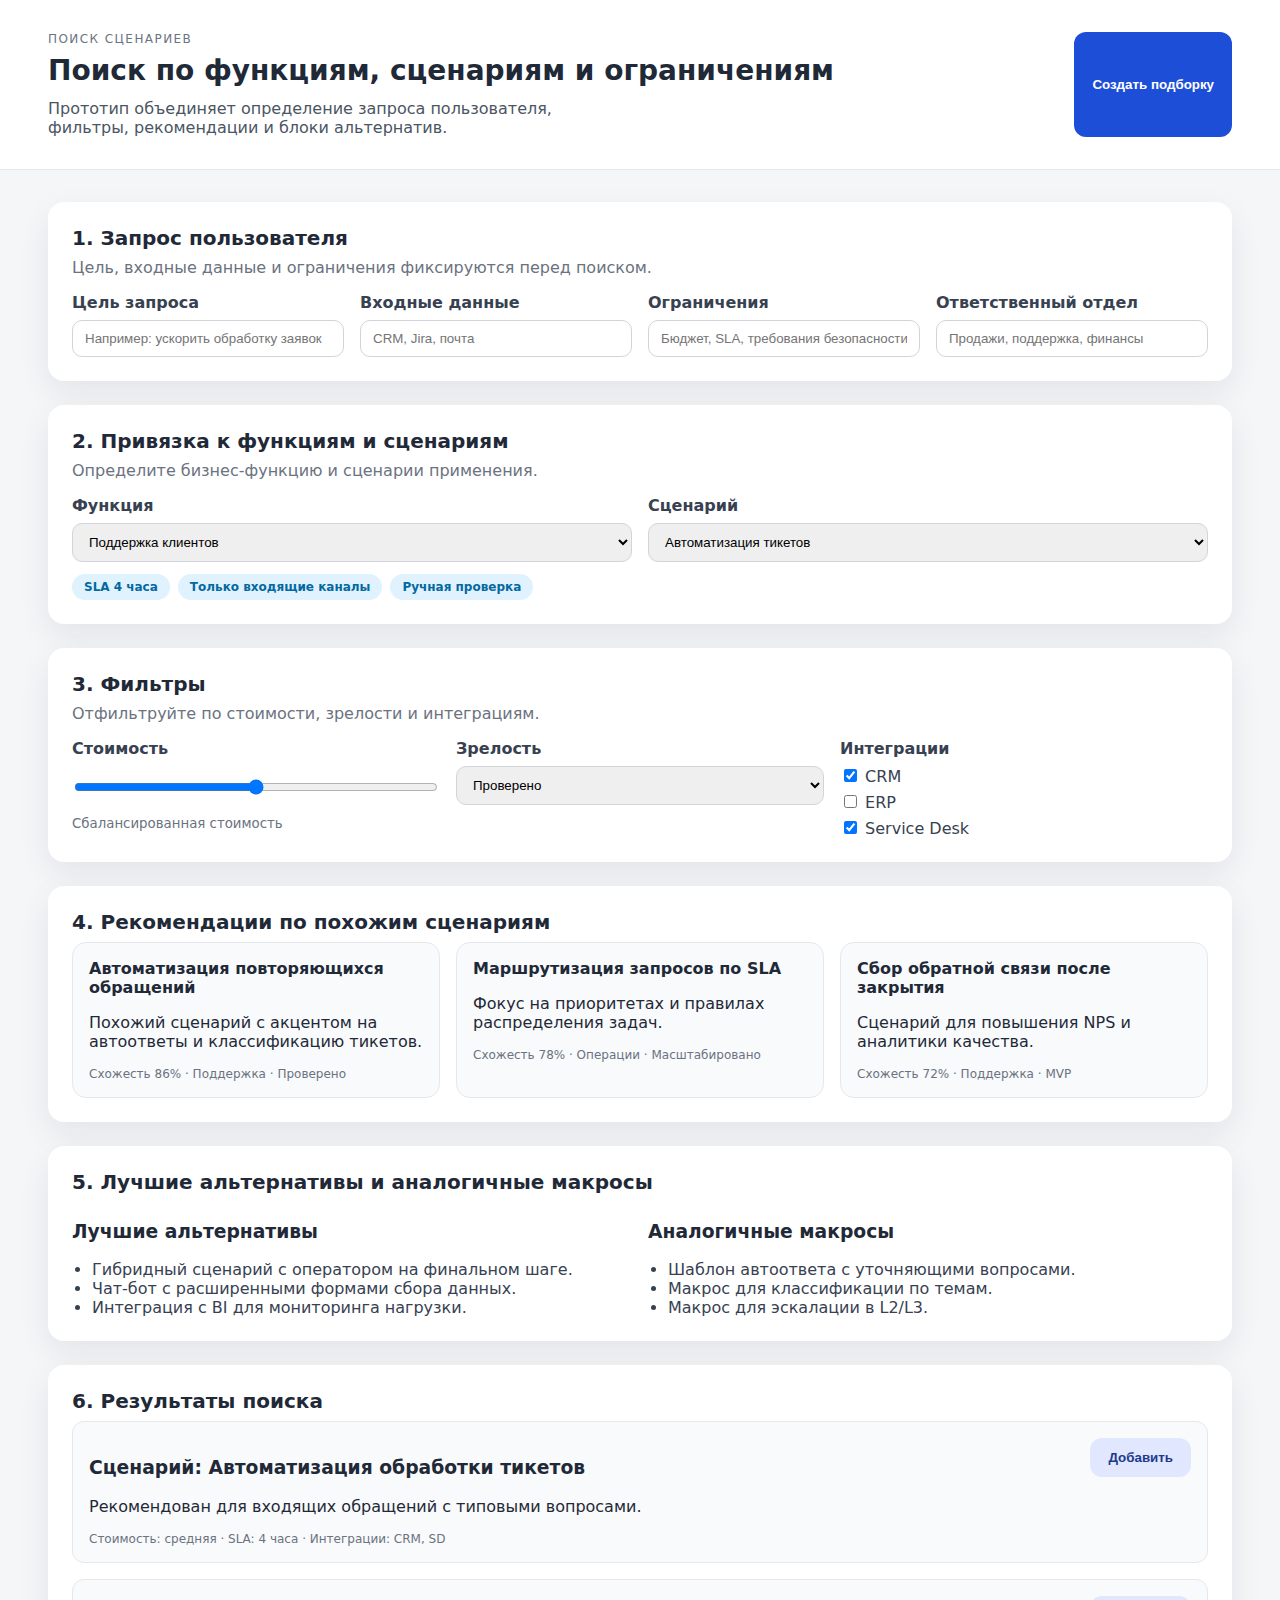
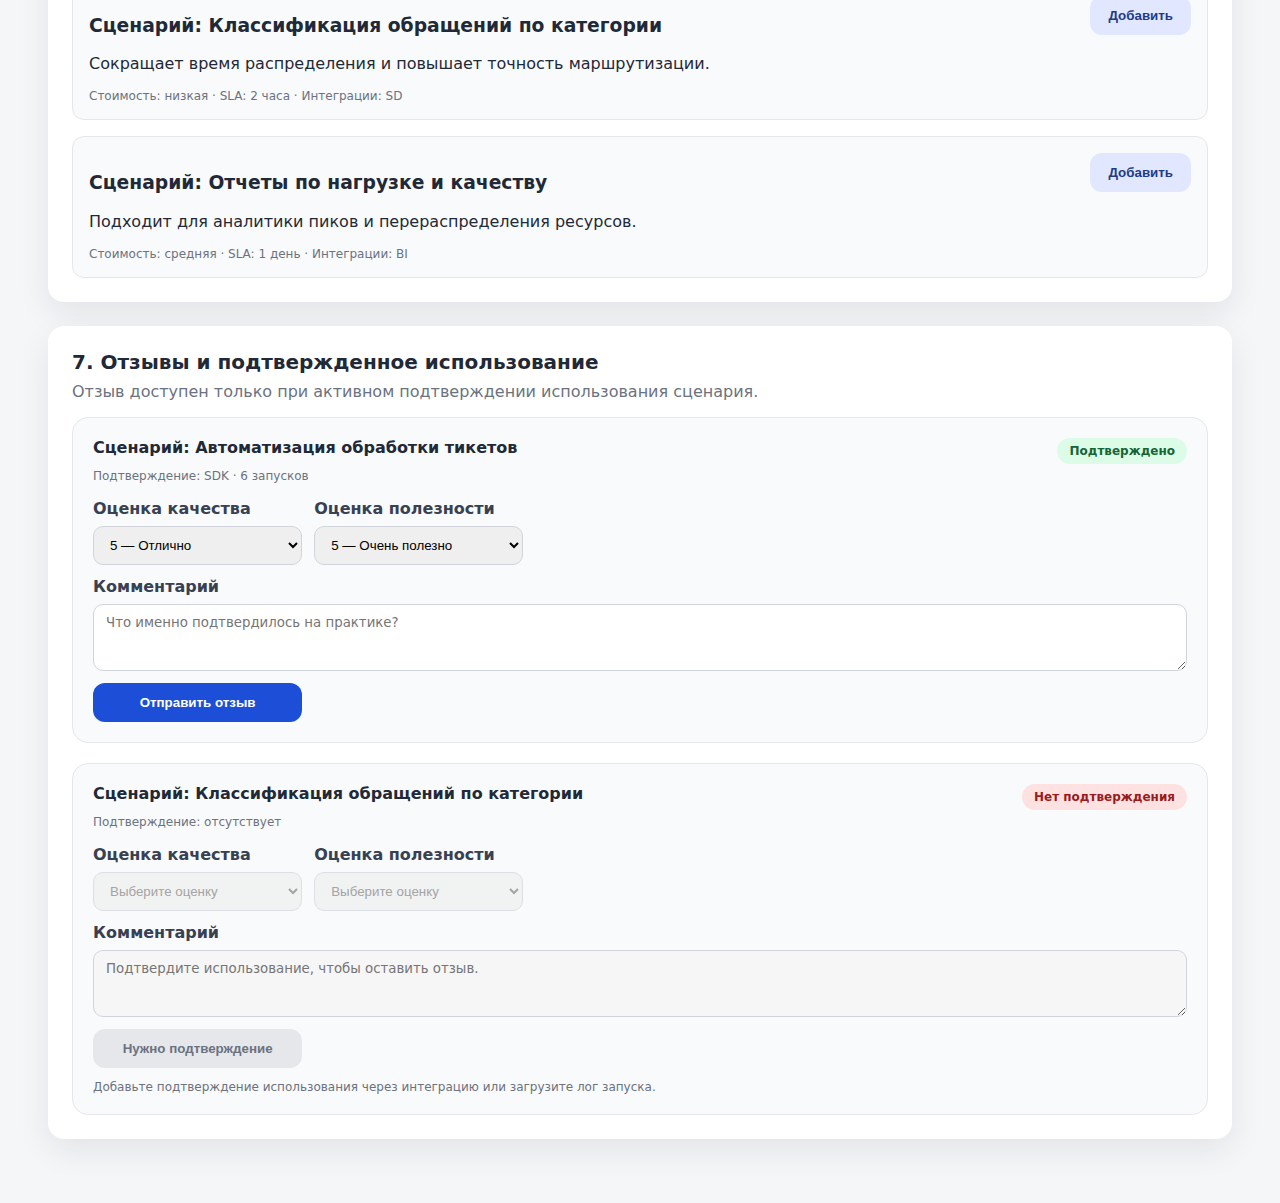
<file: prototype/index.html>
<!doctype html>
<html lang="ru">
  <head>
    <meta charset="utf-8" />
    <meta name="viewport" content="width=device-width, initial-scale=1" />
    <title>Прототип поиска сценариев</title>
    <link rel="stylesheet" href="styles.css" />
  </head>
  <body>
    <header class="page-header">
      <div>
        <p class="eyebrow">Поиск сценариев</p>
        <h1>Поиск по функциям, сценариям и ограничениям</h1>
        <p class="lead">
          Прототип объединяет определение запроса пользователя, фильтры, рекомендации и блоки альтернатив.
        </p>
      </div>
      <button class="primary">Создать подборку</button>
    </header>

    <main class="layout">
      <section class="panel">
        <h2>1. Запрос пользователя</h2>
        <p class="muted">Цель, входные данные и ограничения фиксируются перед поиском.</p>
        <div class="grid two">
          <label class="field">
            <span>Цель запроса</span>
            <input type="text" placeholder="Например: ускорить обработку заявок" />
          </label>
          <label class="field">
            <span>Входные данные</span>
            <input type="text" placeholder="CRM, Jira, почта" />
          </label>
          <label class="field">
            <span>Ограничения</span>
            <input type="text" placeholder="Бюджет, SLA, требования безопасности" />
          </label>
          <label class="field">
            <span>Ответственный отдел</span>
            <input type="text" placeholder="Продажи, поддержка, финансы" />
          </label>
        </div>
      </section>

      <section class="panel">
        <h2>2. Привязка к функциям и сценариям</h2>
        <p class="muted">Определите бизнес-функцию и сценарии применения.</p>
        <div class="grid two">
          <label class="field">
            <span>Функция</span>
            <select>
              <option>Поддержка клиентов</option>
              <option>Продажи</option>
              <option>Финансовые операции</option>
              <option>Маркетинг</option>
            </select>
          </label>
          <label class="field">
            <span>Сценарий</span>
            <select>
              <option>Автоматизация тикетов</option>
              <option>Обогащение лидов</option>
              <option>Сверка платежей</option>
              <option>Подготовка отчетов</option>
            </select>
          </label>
        </div>
        <div class="tags">
          <span class="tag">SLA 4 часа</span>
          <span class="tag">Только входящие каналы</span>
          <span class="tag">Ручная проверка</span>
        </div>
      </section>

      <section class="panel">
        <h2>3. Фильтры</h2>
        <p class="muted">Отфильтруйте по стоимости, зрелости и интеграциям.</p>
        <div class="grid three">
          <label class="field">
            <span>Стоимость</span>
            <input type="range" min="1" max="5" value="3" />
            <small>Сбалансированная стоимость</small>
          </label>
          <label class="field">
            <span>Зрелость</span>
            <select>
              <option>MVP</option>
              <option selected>Проверено</option>
              <option>Масштабировано</option>
            </select>
          </label>
          <label class="field">
            <span>Интеграции</span>
            <div class="stack">
              <label><input type="checkbox" checked /> CRM</label>
              <label><input type="checkbox" /> ERP</label>
              <label><input type="checkbox" checked /> Service Desk</label>
            </div>
          </label>
        </div>
      </section>

      <section class="panel">
        <h2>4. Рекомендации по похожим сценариям</h2>
        <div class="cards">
          <article class="card">
            <h3>Автоматизация повторяющихся обращений</h3>
            <p>Похожий сценарий с акцентом на автоответы и классификацию тикетов.</p>
            <div class="meta">Схожесть 86% · Поддержка · Проверено</div>
          </article>
          <article class="card">
            <h3>Маршрутизация запросов по SLA</h3>
            <p>Фокус на приоритетах и правилах распределения задач.</p>
            <div class="meta">Схожесть 78% · Операции · Масштабировано</div>
          </article>
          <article class="card">
            <h3>Сбор обратной связи после закрытия</h3>
            <p>Сценарий для повышения NPS и аналитики качества.</p>
            <div class="meta">Схожесть 72% · Поддержка · MVP</div>
          </article>
        </div>
      </section>

      <section class="panel">
        <h2>5. Лучшие альтернативы и аналогичные макросы</h2>
        <div class="grid two">
          <div>
            <h3>Лучшие альтернативы</h3>
            <ul class="list">
              <li>Гибридный сценарий с оператором на финальном шаге.</li>
              <li>Чат-бот с расширенными формами сбора данных.</li>
              <li>Интеграция с BI для мониторинга нагрузки.</li>
            </ul>
          </div>
          <div>
            <h3>Аналогичные макросы</h3>
            <ul class="list">
              <li>Шаблон автоответа с уточняющими вопросами.</li>
              <li>Макрос для классификации по темам.</li>
              <li>Макрос для эскалации в L2/L3.</li>
            </ul>
          </div>
        </div>
      </section>

      <section class="panel">
        <h2>6. Результаты поиска</h2>
        <div class="results">
          <article>
            <div>
              <h3>Сценарий: Автоматизация обработки тикетов</h3>
              <p>Рекомендован для входящих обращений с типовыми вопросами.</p>
              <div class="meta">Стоимость: средняя · SLA: 4 часа · Интеграции: CRM, SD</div>
            </div>
            <button class="secondary">Добавить</button>
          </article>
          <article>
            <div>
              <h3>Сценарий: Классификация обращений по категории</h3>
              <p>Сокращает время распределения и повышает точность маршрутизации.</p>
              <div class="meta">Стоимость: низкая · SLA: 2 часа · Интеграции: SD</div>
            </div>
            <button class="secondary">Добавить</button>
          </article>
          <article>
            <div>
              <h3>Сценарий: Отчеты по нагрузке и качеству</h3>
              <p>Подходит для аналитики пиков и перераспределения ресурсов.</p>
              <div class="meta">Стоимость: средняя · SLA: 1 день · Интеграции: BI</div>
            </div>
            <button class="secondary">Добавить</button>
          </article>
        </div>
      </section>

      <section class="panel">
        <h2>7. Отзывы и подтвержденное использование</h2>
        <p class="muted">
          Отзыв доступен только при активном подтверждении использования сценария.
        </p>
        <div class="review-grid">
          <article class="review-card">
            <div class="review-header">
              <div>
                <h3>Сценарий: Автоматизация обработки тикетов</h3>
                <div class="meta">Подтверждение: SDK · 6 запусков</div>
              </div>
              <span class="status-badge verified">Подтверждено</span>
            </div>
            <div class="review-form">
              <label class="field">
                <span>Оценка качества</span>
                <select>
                  <option>5 — Отлично</option>
                  <option>4 — Хорошо</option>
                  <option>3 — Средне</option>
                </select>
              </label>
              <label class="field">
                <span>Оценка полезности</span>
                <select>
                  <option>5 — Очень полезно</option>
                  <option>4 — Полезно</option>
                  <option>3 — Нейтрально</option>
                </select>
              </label>
              <label class="field review-wide">
                <span>Комментарий</span>
                <textarea rows="3" placeholder="Что именно подтвердилось на практике?"></textarea>
              </label>
              <button class="primary">Отправить отзыв</button>
            </div>
          </article>

          <article class="review-card">
            <div class="review-header">
              <div>
                <h3>Сценарий: Классификация обращений по категории</h3>
                <div class="meta">Подтверждение: отсутствует</div>
              </div>
              <span class="status-badge pending">Нет подтверждения</span>
            </div>
            <div class="review-form">
              <label class="field">
                <span>Оценка качества</span>
                <select disabled>
                  <option>Выберите оценку</option>
                </select>
              </label>
              <label class="field">
                <span>Оценка полезности</span>
                <select disabled>
                  <option>Выберите оценку</option>
                </select>
              </label>
              <label class="field review-wide">
                <span>Комментарий</span>
                <textarea rows="3" placeholder="Подтвердите использование, чтобы оставить отзыв." disabled></textarea>
              </label>
              <button class="primary" disabled>Нужно подтверждение</button>
              <p class="hint">
                Добавьте подтверждение использования через интеграцию или загрузите лог запуска.
              </p>
            </div>
          </article>
        </div>
      </section>
    </main>
  </body>
</html>
</file>
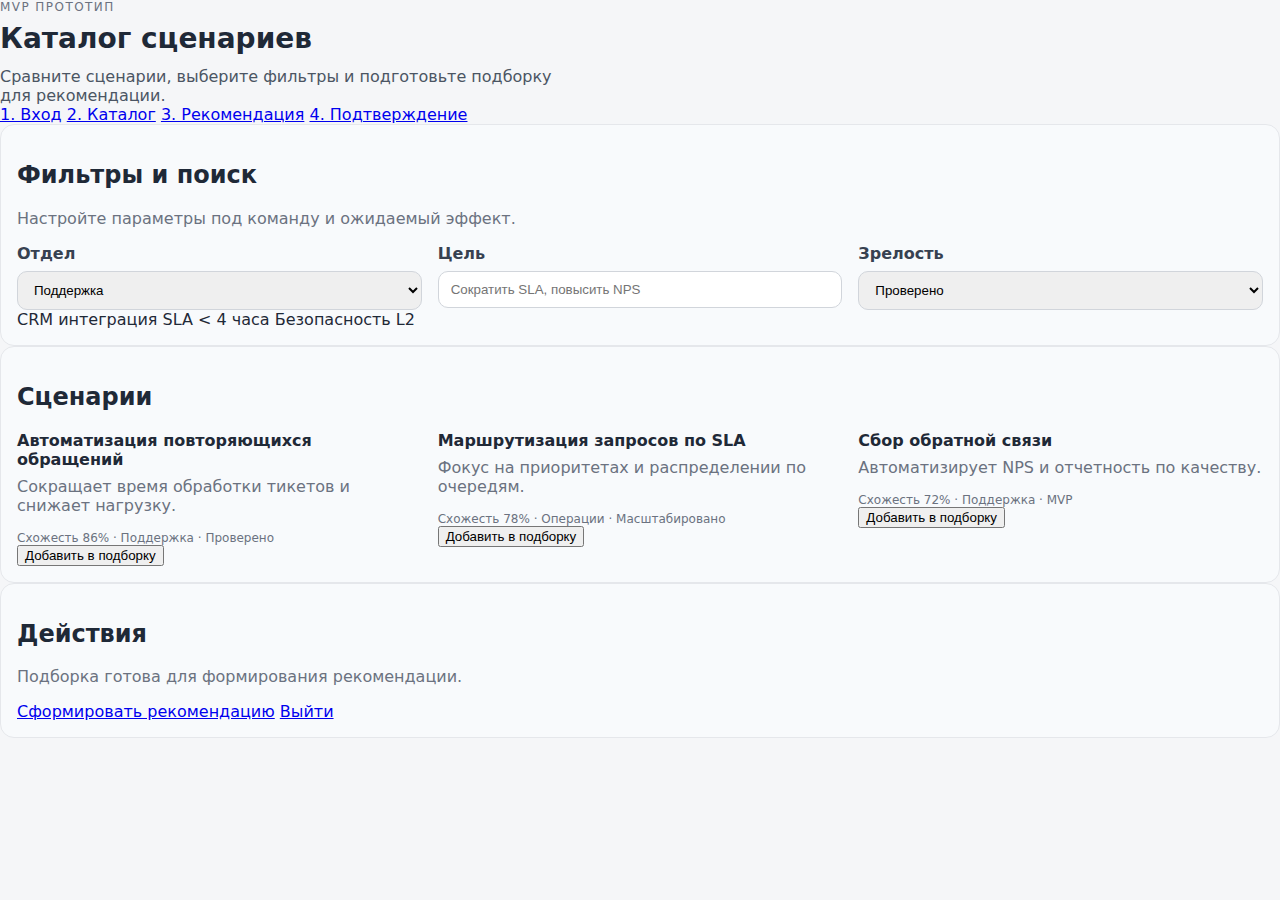
<file: prototype/catalog.html>
<!doctype html>
<html lang="ru">
  <head>
    <meta charset="utf-8" />
    <meta name="viewport" content="width=device-width, initial-scale=1" />
    <title>MVP прототип — Каталог</title>
    <link rel="stylesheet" href="styles.css" />
  </head>
  <body>
    <header class="topbar">
      <div>
        <p class="eyebrow">MVP прототип</p>
        <h1>Каталог сценариев</h1>
        <p class="lead">Сравните сценарии, выберите фильтры и подготовьте подборку для рекомендации.</p>
      </div>
      <nav class="steps">
        <a class="step" href="index.html">1. Вход</a>
        <a class="step active" href="catalog.html">2. Каталог</a>
        <a class="step" href="recommendation.html">3. Рекомендация</a>
        <a class="step" href="confirmation.html">4. Подтверждение</a>
      </nav>
    </header>

    <main class="container">
      <section class="card">
        <h2>Фильтры и поиск</h2>
        <p class="muted">Настройте параметры под команду и ожидаемый эффект.</p>
        <div class="grid three">
          <label class="field">
            <span>Отдел</span>
            <select>
              <option>Поддержка</option>
              <option>Продажи</option>
              <option>Финансы</option>
            </select>
          </label>
          <label class="field">
            <span>Цель</span>
            <input type="text" placeholder="Сократить SLA, повысить NPS" />
          </label>
          <label class="field">
            <span>Зрелость</span>
            <select>
              <option>MVP</option>
              <option selected>Проверено</option>
              <option>Масштабировано</option>
            </select>
          </label>
        </div>
        <div class="chips">
          <span class="chip">CRM интеграция</span>
          <span class="chip">SLA &lt; 4 часа</span>
          <span class="chip">Безопасность L2</span>
        </div>
      </section>

      <section class="card">
        <h2>Сценарии</h2>
        <div class="cards">
          <article class="tile">
            <h3>Автоматизация повторяющихся обращений</h3>
            <p class="muted">Сокращает время обработки тикетов и снижает нагрузку.</p>
            <div class="meta">Схожесть 86% · Поддержка · Проверено</div>
            <button class="button-secondary" type="button">Добавить в подборку</button>
          </article>
          <article class="tile">
            <h3>Маршрутизация запросов по SLA</h3>
            <p class="muted">Фокус на приоритетах и распределении по очередям.</p>
            <div class="meta">Схожесть 78% · Операции · Масштабировано</div>
            <button class="button-secondary" type="button">Добавить в подборку</button>
          </article>
          <article class="tile">
            <h3>Сбор обратной связи</h3>
            <p class="muted">Автоматизирует NPS и отчетность по качеству.</p>
            <div class="meta">Схожесть 72% · Поддержка · MVP</div>
            <button class="button-secondary" type="button">Добавить в подборку</button>
          </article>
        </div>
      </section>

      <section class="card">
        <h2>Действия</h2>
        <p class="muted">Подборка готова для формирования рекомендации.</p>
        <div class="actions">
          <a class="button" href="recommendation.html">Сформировать рекомендацию</a>
          <a class="button-secondary" href="index.html">Выйти</a>
        </div>
      </section>
    </main>
  </body>
</html>
</file>
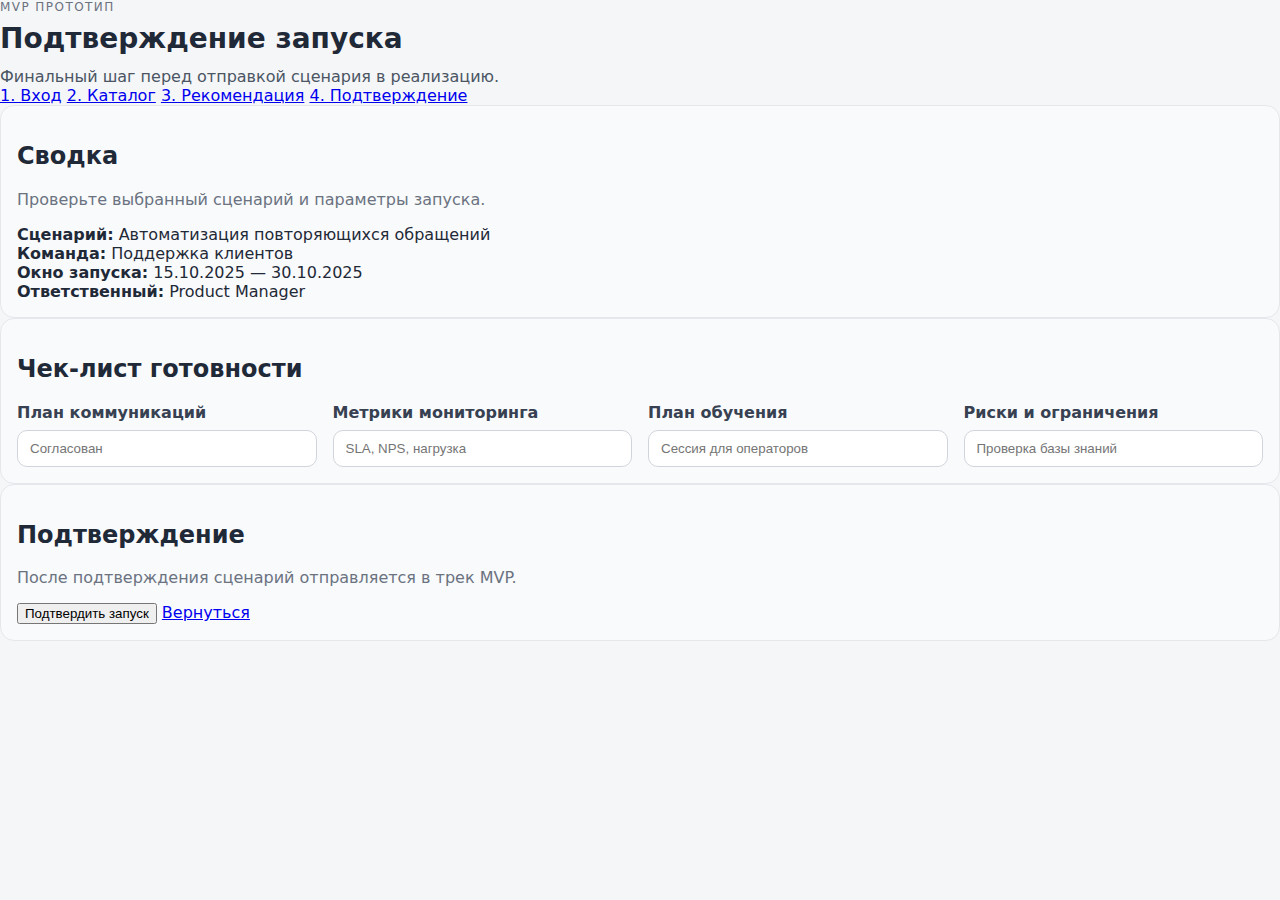
<file: prototype/confirmation.html>
<!doctype html>
<html lang="ru">
  <head>
    <meta charset="utf-8" />
    <meta name="viewport" content="width=device-width, initial-scale=1" />
    <title>MVP прототип — Подтверждение</title>
    <link rel="stylesheet" href="styles.css" />
  </head>
  <body>
    <header class="topbar">
      <div>
        <p class="eyebrow">MVP прототип</p>
        <h1>Подтверждение запуска</h1>
        <p class="lead">Финальный шаг перед отправкой сценария в реализацию.</p>
      </div>
      <nav class="steps">
        <a class="step" href="index.html">1. Вход</a>
        <a class="step" href="catalog.html">2. Каталог</a>
        <a class="step" href="recommendation.html">3. Рекомендация</a>
        <a class="step active" href="confirmation.html">4. Подтверждение</a>
      </nav>
    </header>

    <main class="container">
      <section class="card">
        <h2>Сводка</h2>
        <p class="muted">Проверьте выбранный сценарий и параметры запуска.</p>
        <div class="summary">
          <div><strong>Сценарий:</strong> Автоматизация повторяющихся обращений</div>
          <div><strong>Команда:</strong> Поддержка клиентов</div>
          <div><strong>Окно запуска:</strong> 15.10.2025 — 30.10.2025</div>
          <div><strong>Ответственный:</strong> Product Manager</div>
        </div>
      </section>

      <section class="card">
        <h2>Чек-лист готовности</h2>
        <div class="grid two">
          <label class="field">
            <span>План коммуникаций</span>
            <input type="text" placeholder="Согласован" />
          </label>
          <label class="field">
            <span>Метрики мониторинга</span>
            <input type="text" placeholder="SLA, NPS, нагрузка" />
          </label>
          <label class="field">
            <span>План обучения</span>
            <input type="text" placeholder="Сессия для операторов" />
          </label>
          <label class="field">
            <span>Риски и ограничения</span>
            <input type="text" placeholder="Проверка базы знаний" />
          </label>
        </div>
      </section>

      <section class="card">
        <h2>Подтверждение</h2>
        <p class="muted">После подтверждения сценарий отправляется в трек MVP.</p>
        <div class="actions">
          <button class="button" type="button">Подтвердить запуск</button>
          <a class="button-secondary" href="recommendation.html">Вернуться</a>
        </div>
      </section>
    </main>
  </body>
</html>
</file>
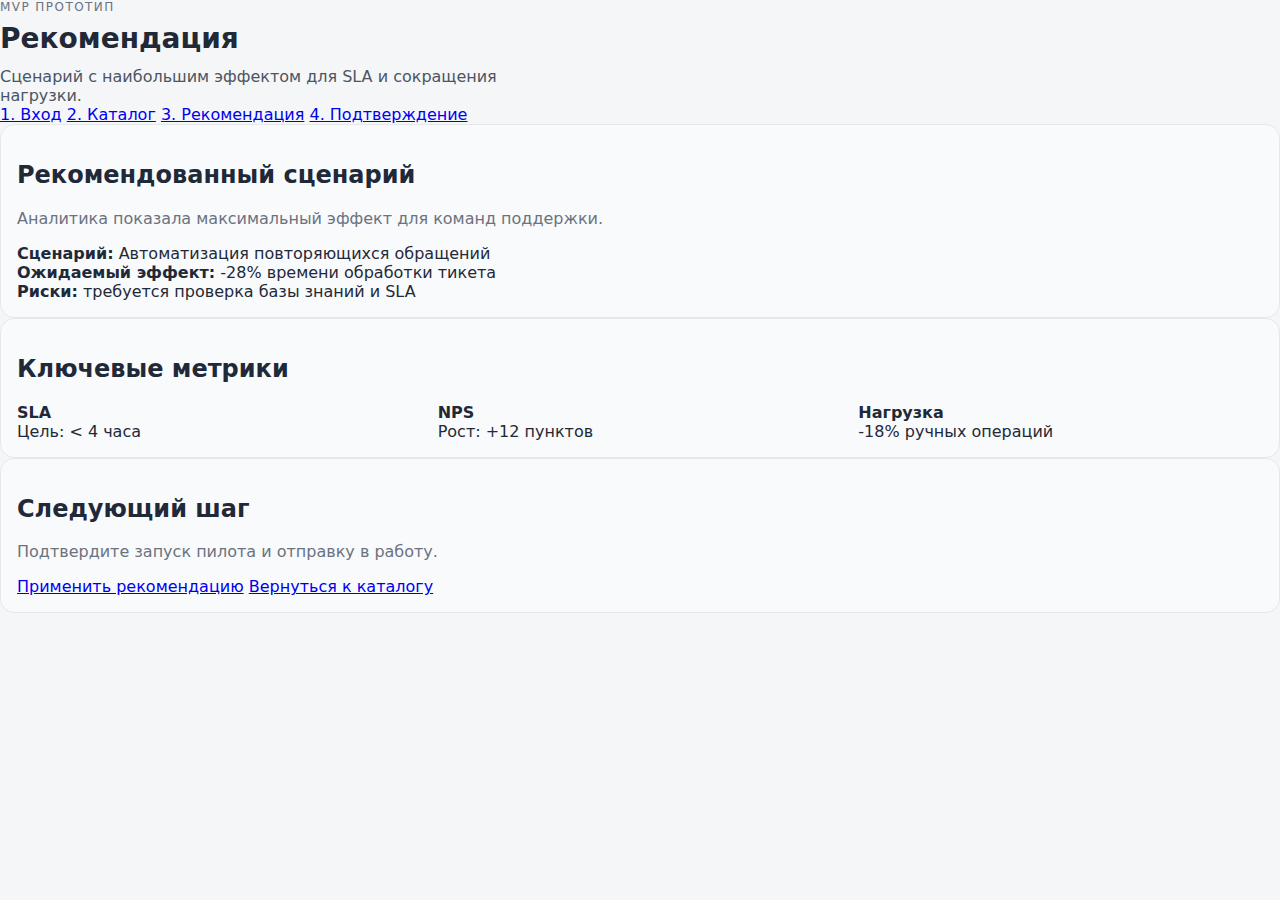
<file: prototype/recommendation.html>
<!doctype html>
<html lang="ru">
  <head>
    <meta charset="utf-8" />
    <meta name="viewport" content="width=device-width, initial-scale=1" />
    <title>MVP прототип — Рекомендация</title>
    <link rel="stylesheet" href="styles.css" />
  </head>
  <body>
    <header class="topbar">
      <div>
        <p class="eyebrow">MVP прототип</p>
        <h1>Рекомендация</h1>
        <p class="lead">Сценарий с наибольшим эффектом для SLA и сокращения нагрузки.</p>
      </div>
      <nav class="steps">
        <a class="step" href="index.html">1. Вход</a>
        <a class="step" href="catalog.html">2. Каталог</a>
        <a class="step active" href="recommendation.html">3. Рекомендация</a>
        <a class="step" href="confirmation.html">4. Подтверждение</a>
      </nav>
    </header>

    <main class="container">
      <section class="card">
        <h2>Рекомендованный сценарий</h2>
        <p class="muted">Аналитика показала максимальный эффект для команд поддержки.</p>
        <div class="summary">
          <div><strong>Сценарий:</strong> Автоматизация повторяющихся обращений</div>
          <div><strong>Ожидаемый эффект:</strong> -28% времени обработки тикета</div>
          <div><strong>Риски:</strong> требуется проверка базы знаний и SLA</div>
        </div>
      </section>

      <section class="card">
        <h2>Ключевые метрики</h2>
        <div class="grid three">
          <div class="summary">
            <strong>SLA</strong>
            <div>Цель: &lt; 4 часа</div>
          </div>
          <div class="summary">
            <strong>NPS</strong>
            <div>Рост: +12 пунктов</div>
          </div>
          <div class="summary">
            <strong>Нагрузка</strong>
            <div>-18% ручных операций</div>
          </div>
        </div>
      </section>

      <section class="card">
        <h2>Следующий шаг</h2>
        <p class="muted">Подтвердите запуск пилота и отправку в работу.</p>
        <div class="actions">
          <a class="button" href="confirmation.html">Применить рекомендацию</a>
          <a class="button-secondary" href="catalog.html">Вернуться к каталогу</a>
        </div>
      </section>
    </main>
  </body>
</html>
</file>
<file: prototype/styles.css>
:root {
  color-scheme: light;
  font-family: "Inter", "Segoe UI", system-ui, sans-serif;
  background: #f5f6f8;
  color: #1f2937;
}

* {
  box-sizing: border-box;
}

body {
  margin: 0;
}

.page-header {
  display: flex;
  justify-content: space-between;
  gap: 24px;
  padding: 32px 48px;
  background: white;
  border-bottom: 1px solid #e5e7eb;
}

.eyebrow {
  text-transform: uppercase;
  font-size: 12px;
  letter-spacing: 0.12em;
  color: #6b7280;
  margin: 0 0 8px;
}

h1 {
  margin: 0 0 12px;
  font-size: 28px;
}

.lead {
  margin: 0;
  color: #4b5563;
  max-width: 560px;
}

.layout {
  display: grid;
  gap: 24px;
  padding: 32px 48px 64px;
}

.panel {
  background: white;
  border-radius: 16px;
  padding: 24px;
  box-shadow: 0 12px 32px rgba(15, 23, 42, 0.08);
}

.panel h2 {
  margin: 0 0 8px;
  font-size: 20px;
}

.muted {
  margin: 0 0 16px;
  color: #6b7280;
}

.grid {
  display: grid;
  gap: 16px;
}

.grid.two {
  grid-template-columns: repeat(auto-fit, minmax(220px, 1fr));
}

.grid.three {
  grid-template-columns: repeat(auto-fit, minmax(200px, 1fr));
}

.field {
  display: flex;
  flex-direction: column;
  gap: 8px;
  font-weight: 600;
  color: #374151;
}

.field input,
.field select {
  border: 1px solid #d1d5db;
  border-radius: 10px;
  padding: 10px 12px;
  font-weight: 500;
}

.field small {
  color: #6b7280;
  font-weight: 500;
}

.stack {
  display: grid;
  gap: 6px;
  font-weight: 500;
}

.tags {
  display: flex;
  flex-wrap: wrap;
  gap: 8px;
  margin-top: 12px;
}

.tag {
  background: #e0f2fe;
  color: #0369a1;
  padding: 6px 12px;
  border-radius: 999px;
  font-size: 12px;
  font-weight: 600;
}

.cards {
  display: grid;
  gap: 16px;
  grid-template-columns: repeat(auto-fit, minmax(240px, 1fr));
}

.card {
  border: 1px solid #e5e7eb;
  border-radius: 14px;
  padding: 16px;
  background: #f8fafc;
}

.card h3 {
  margin: 0 0 8px;
  font-size: 16px;
}

.meta {
  font-size: 12px;
  color: #6b7280;
  margin-top: 12px;
}

.list {
  margin: 12px 0 0;
  padding-left: 20px;
  color: #374151;
}

.results {
  display: grid;
  gap: 16px;
}

.results article {
  display: flex;
  justify-content: space-between;
  align-items: flex-start;
  gap: 16px;
  border: 1px solid #e5e7eb;
  border-radius: 12px;
  padding: 16px;
  background: #f9fafb;
}

.review-grid {
  display: grid;
  gap: 20px;
}

.review-card {
  border: 1px solid #e5e7eb;
  border-radius: 16px;
  padding: 20px;
  background: #f9fafb;
  display: grid;
  gap: 16px;
}

.review-header {
  display: flex;
  justify-content: space-between;
  gap: 16px;
  align-items: flex-start;
}

.review-header h3 {
  margin: 0 0 6px;
  font-size: 16px;
}

.status-badge {
  border-radius: 999px;
  padding: 6px 12px;
  font-size: 12px;
  font-weight: 700;
  white-space: nowrap;
}

.status-badge.verified {
  background: #dcfce7;
  color: #166534;
}

.status-badge.pending {
  background: #fee2e2;
  color: #991b1b;
}

.review-form {
  display: grid;
  gap: 12px;
  grid-template-columns: repeat(auto-fit, minmax(200px, 1fr));
  align-items: end;
}

.review-wide {
  grid-column: 1 / -1;
}

.review-form textarea {
  border: 1px solid #d1d5db;
  border-radius: 10px;
  padding: 10px 12px;
  font-family: inherit;
  font-weight: 500;
  resize: vertical;
}

.review-form button[disabled] {
  background: #e5e7eb;
  color: #6b7280;
  cursor: not-allowed;
}

.hint {
  grid-column: 1 / -1;
  margin: 0;
  font-size: 12px;
  color: #6b7280;
}

.primary,
.secondary {
  border: none;
  border-radius: 12px;
  padding: 12px 18px;
  font-weight: 600;
  cursor: pointer;
}

.primary {
  background: #1d4ed8;
  color: white;
}

.secondary {
  background: #e0e7ff;
  color: #1e3a8a;
}

@media (max-width: 768px) {
  .page-header {
    flex-direction: column;
    align-items: flex-start;
  }
}
</file>
